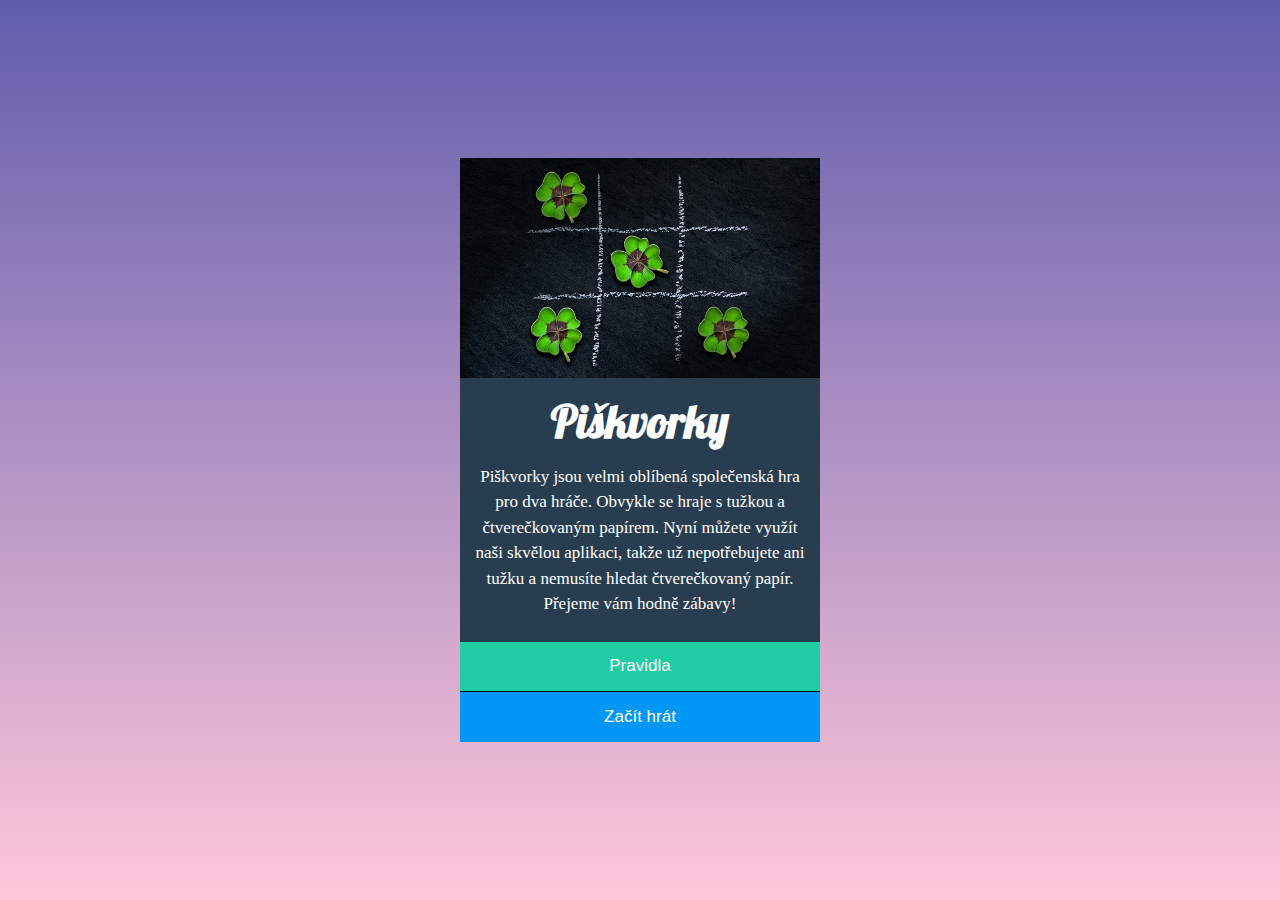
<file: index.html>
<!DOCTYPE html>
<html lang="en">
  <head>
    <link rel="preconnect" href="https://fonts.googleapis.com" />
    <link rel="preconnect" href="https://fonts.gstatic.com" crossorigin />
    <link
      href="https://fonts.googleapis.com/css2?family=Lobster&display=swap"
      rel="stylesheet"
    />
    <meta charset="UTF-8" />
    <meta http-equiv="X-UA-Compatible" content="IE=edge" />
    <meta name="viewport" content="width=device-width, initial-scale=1.0" />
    <link rel="stylesheet" href="style.css" />
    <title>Document</title>
  </head>

  <body class="main-container">
    <div class="flex-container">
      <img src="uvodni.jpeg" alt="čtyřlístky" width="360" />
      <div class="text">
        <h1>Piškvorky</h1>

        <p>
          Piškvorky jsou velmi oblíbená společenská hra pro dva hráče. Obvykle
          se hraje s tužkou a čtverečkovaným papírem. Nyní můžete využít naši
          skvělou aplikaci, takže už nepotřebujete ani tužku a nemusíte hledat
          čtverečkovaný papír. Přejeme vám hodně zábavy!
        </p>
      </div>
      <div class="buttons">
        <a href="pravidla.html"><button class="rules">Pravidla</button> </a>

        <a href="hra.html"><button class="play">Začít hrát</button></a>
      </div>
    </div>
  </body>
</html>
</file>
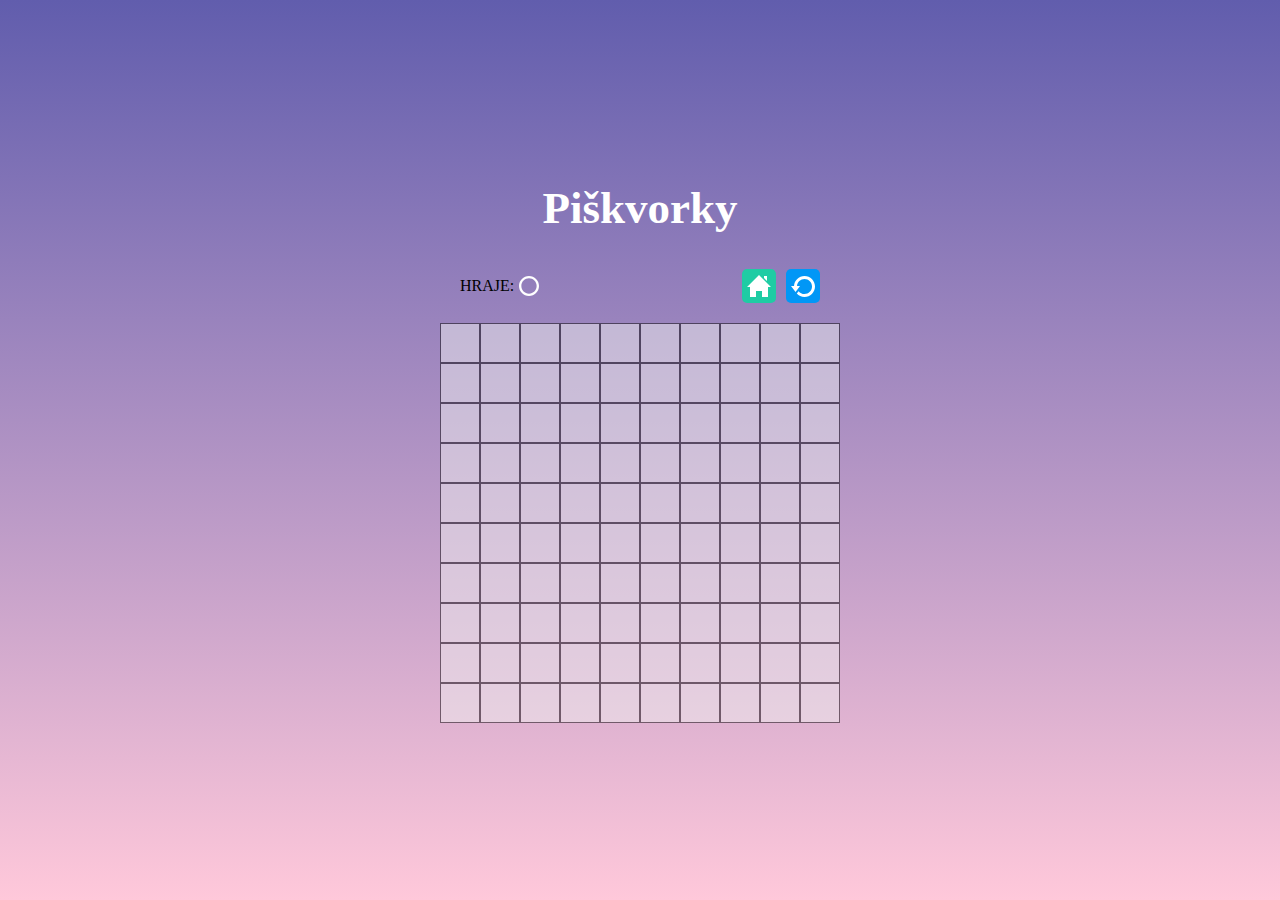
<file: hra.html>
<!DOCTYPE html>
<html lang="en">
  <head>
    <meta charset="UTF-8" />
    <meta http-equiv="X-UA-Compatible" content="IE=edge" />
    <meta name="viewport" content="width=device-width, initial-scale=1.0" />
    <link rel="stylesheet" href="style.css" />
    <script src="index.js" type="module"></script>
    <title>Document</title>
  </head>
  
  <body>
    <div class="main-container-hra">
      <div class="container-hra">
        <h1>Piškvorky</h1>

        <div class="hraci-hlavicka">
          <div class="tahy">
            <div class="hraje">HRAJE:</div>
            <span class="tah board__field--circle"></span>
            </div>
          <div class="rozcesti">
            <a href="index.html"
              ><button class="play-button">
                <img src="home.svg" alt="domecek" />
              </button>
            </a>

            <a href="hra.html">
              <button class="restart-button">
                <img src="restart.svg" alt="restart" />
              </button>
            </a>
          </div>
        </div>
        <div class="hraci-pole">
          <div class="button">
            <button class="pole"></button><button class="pole"></button
            ><button class="pole"></button><button class="pole"></button
            ><button class="pole"></button><button class="pole"></button
            ><button class="pole"></button><button class="pole"></button
            ><button class="pole"></button><button class="pole"></button>
          </div>
          <div class="button">
            <button class="pole"></button><button class="pole"></button
            ><button class="pole"></button><button class="pole"></button
            ><button class="pole"></button><button class="pole"></button
            ><button class="pole"></button><button class="pole"></button
            ><button class="pole"></button><button class="pole"></button>
          </div>
          <div class="button">
            <button class="pole"></button><button class="pole"></button
            ><button class="pole"></button><button class="pole"></button
            ><button class="pole"></button><button class="pole"></button
            ><button class="pole"></button><button class="pole"></button
            ><button class="pole"></button><button class="pole"></button>
          </div>
          <div class="button">
            <button class="pole"></button><button class="pole"></button
            ><button class="pole"></button><button class="pole"></button
            ><button class="pole"></button><button class="pole"></button
            ><button class="pole"></button><button class="pole"></button
            ><button class="pole"></button><button class="pole"></button>
          </div>
          <div class="button">
            <button class="pole"></button><button class="pole"></button
            ><button class="pole"></button><button class="pole"></button
            ><button class="pole"></button><button class="pole"></button
            ><button class="pole"></button><button class="pole"></button
            ><button class="pole"></button><button class="pole"></button>
          </div>
          <div class="button">
            <button class="pole"></button><button class="pole"></button
            ><button class="pole"></button><button class="pole"></button
            ><button class="pole"></button><button class="pole"></button
            ><button class="pole"></button><button class="pole"></button
            ><button class="pole"></button><button class="pole"></button>
          </div>
          <div class="button">
            <button class="pole"></button><button class="pole"></button
            ><button class="pole"></button><button class="pole"></button
            ><button class="pole"></button><button class="pole"></button
            ><button class="pole"></button><button class="pole"></button
            ><button class="pole"></button><button class="pole"></button>
          </div>
          <div class="button">
            <button class="pole"></button><button class="pole"></button
            ><button class="pole"></button><button class="pole"></button
            ><button class="pole"></button><button class="pole"></button
            ><button class="pole"></button><button class="pole"></button
            ><button class="pole"></button><button class="pole"></button>
          </div>
          <div class="button">
            <button class="pole"></button><button class="pole"></button
            ><button class="pole"></button><button class="pole"></button
            ><button class="pole"></button><button class="pole"></button
            ><button class="pole"></button><button class="pole"></button
            ><button class="pole"></button><button class="pole"></button>
          </div>
          <div class="button">
            <button class="pole"></button><button class="pole"></button
            ><button class="pole"></button><button class="pole"></button
            ><button class="pole"></button><button class="pole"></button
            ><button class="pole"></button><button class="pole"></button
            ><button class="pole"></button><button class="pole"></button>
          </div>
        </div>
      </div>
    </div>
  </body>
</div>
</html>
</file>
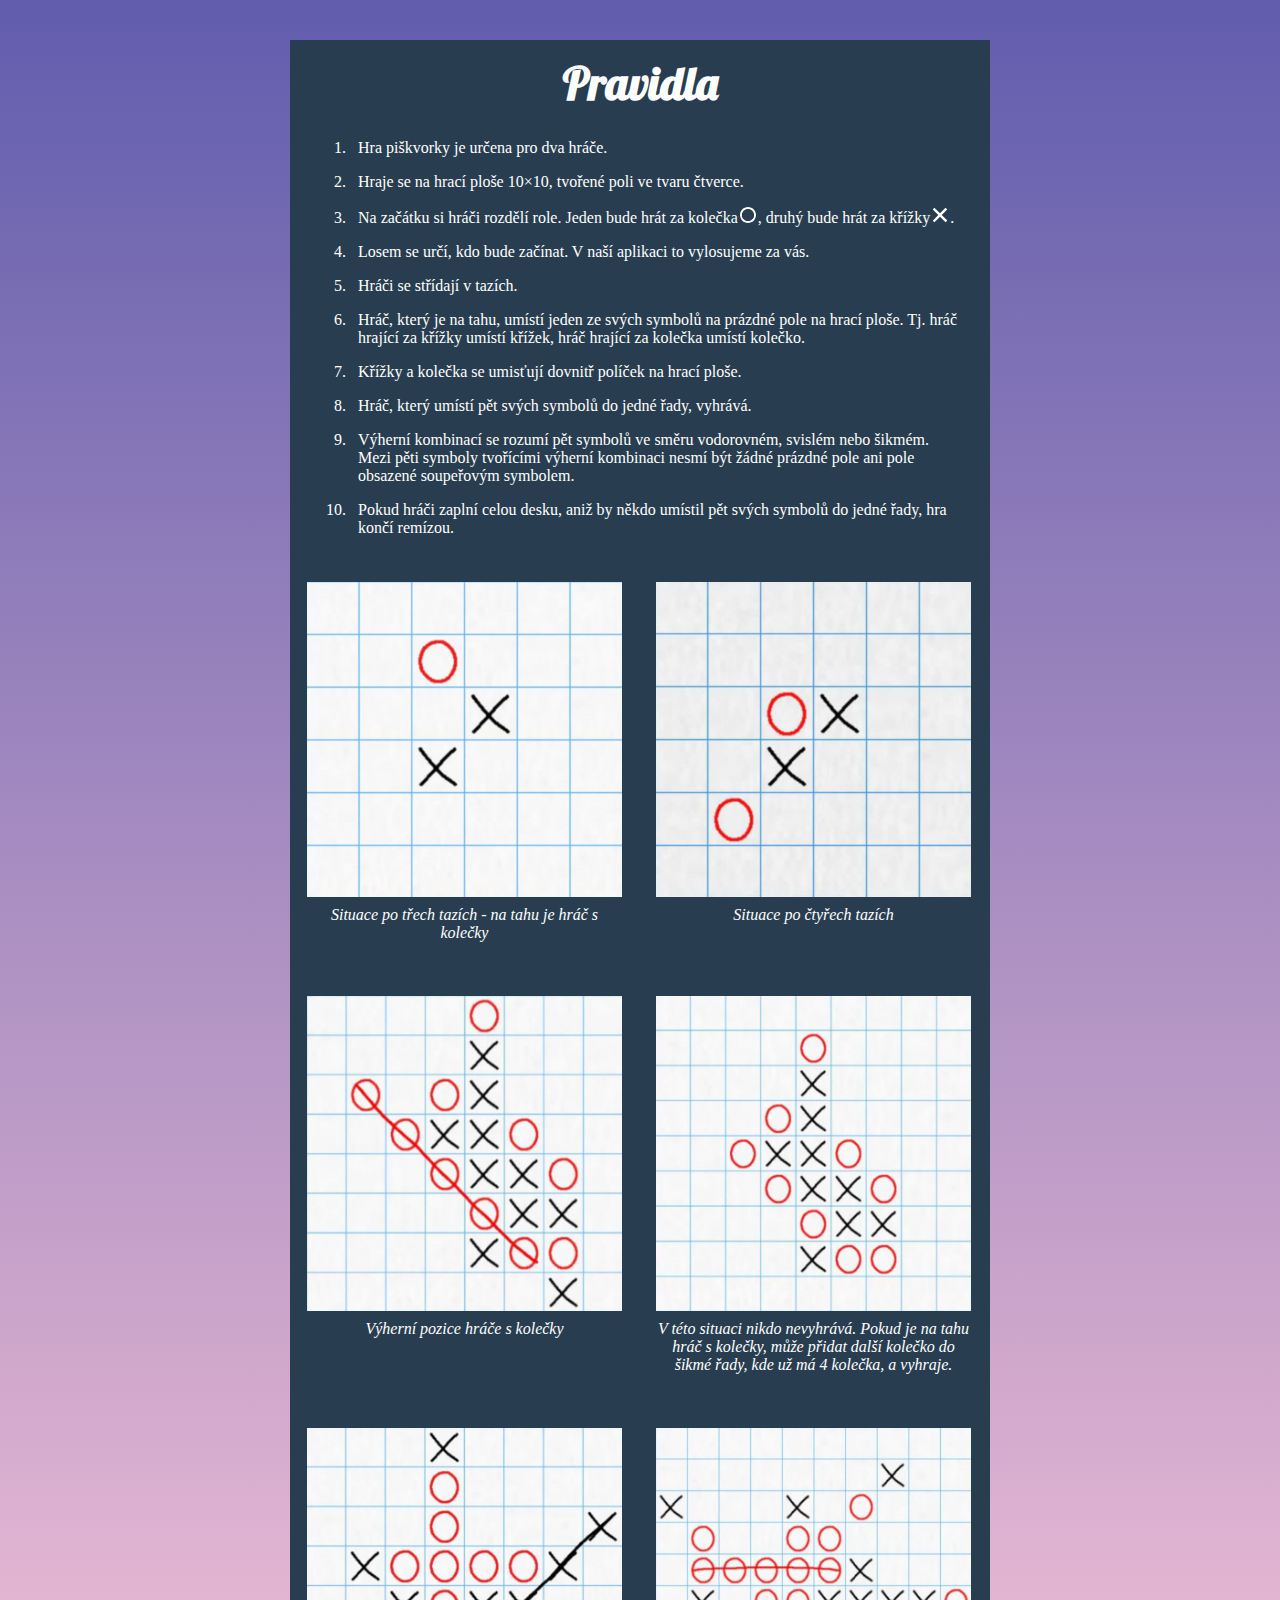
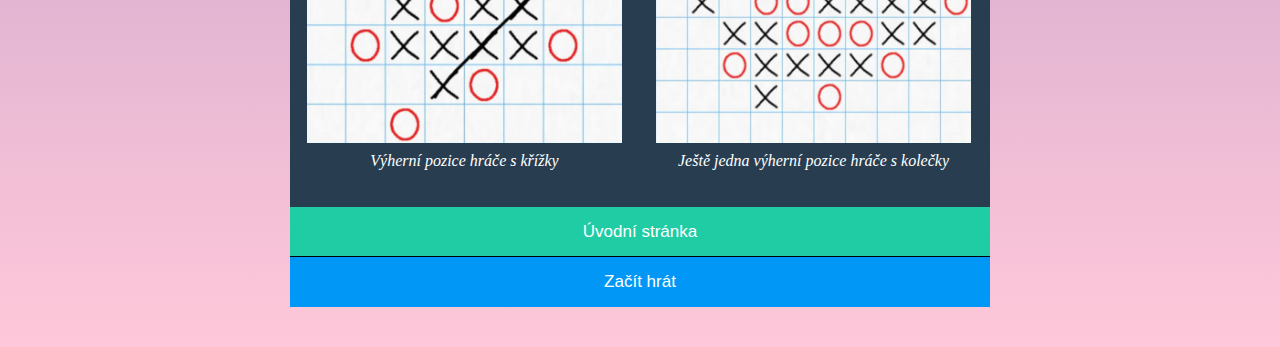
<file: pravidla.html>
<!DOCTYPE html>
<html lang="en">
  <head>
    <meta charset="UTF-8" />
    <meta http-equiv="X-UA-Compatible" content="IE=edge" />
    <meta name="viewport" content="width=device-width, initial-scale=1.0" />
    <link rel="preconnect" href="https://fonts.googleapis.com" />
    <link rel="preconnect" href="https://fonts.gstatic.com" crossorigin />
    <link
      href="https://fonts.googleapis.com/css2?family=Lobster&display=swap"
      rel="stylesheet"
    />
    <link rel="stylesheet" href="style.css" />
    <title>Document</title>
  </head>

  <body>
    <div class="main-container">
      <div class="instruction-container">
        <div class="text">
          <h1>Pravidla</h1>
          <ol>
            <li>Hra piškvorky je určena pro dva hráče.</li>
            <li>
              Hraje se na hrací ploše 10×10, tvořené poli ve tvaru čtverce.
            </li>
            <li>
              Na začátku si hráči rozdělí role. Jeden bude hrát za kolečka<img
              class="kolecko"" src="circle.svg" alt="kolecko" />, druhý bude
              hrát za křížky<img class="krizek" src="cross.svg" alt="krizek" />.
            </li>
            <li>
              Losem se určí, kdo bude začínat. V naší aplikaci to vylosujeme za
              vás.
            </li>
            <li>Hráči se střídají v tazích.</li>
            <li>
              Hráč, který je na tahu, umístí jeden ze svých symbolů na prázdné
              pole na hrací ploše. Tj. hráč hrající za křížky umístí křížek,
              hráč hrající za kolečka umístí kolečko.
            </li>
            <li>
              Křížky a kolečka se umisťují dovnitř políček na hrací ploše.
            </li>
            <li>
              Hráč, který umístí pět svých symbolů do jedné řady, vyhrává.
            </li>
            <li>
              Výherní kombinací se rozumí pět symbolů ve směru vodorovném,
              svislém nebo šikmém. Mezi pěti symboly tvořícími výherní kombinaci
              nesmí být žádné prázdné pole ani pole obsazené soupeřovým
              symbolem.
            </li>
            <li>
              Pokud hráči zaplní celou desku, aniž by někdo umístil pět svých
              symbolů do jedné řady, hra končí remízou.
            </li>
          </ol>
          <div class="instructions">
            <figure>
              <img
                src="instructions-01.jpg"
                alt="instrukce"
                class="imgInstrukce"
              />
              <figcaption>
                Situace po třech tazích - na tahu je hráč s kolečky
              </figcaption>
            </figure>
            <figure>
              <img
                src="instructions-02.jpg"
                alt="instrukce"
                class="imgInstrukce"
              />
              <figcaption>Situace po čtyřech tazích</figcaption>
            </figure>
            <figure>
              <img
                src="instructions-03.jpg"
                alt="instrukce"
                class="imgInstrukce"
              />
              <figcaption>Výherní pozice hráče s kolečky</figcaption>
            </figure>

            <figure>
              <img
                src="instructions-04.jpg"
                alt="instrukce"
                class="imgInstrukce"
              />
              <figcaption>
                V této situaci nikdo nevyhrává. Pokud je na tahu hráč s kolečky,
                může přidat další kolečko do šikmé řady, kde už má 4 kolečka, a
                vyhraje.
              </figcaption>
            </figure>
            <figure>
              <img
                src="instructions-05.jpg"
                alt="instrukce"
                class="imgInstrukce"
              />
              <figcaption>Výherní pozice hráče s křížky</figcaption>
            </figure>
            <figure>
              <img
                src="instructions-06.jpg"
                alt="instrukce"
                class="imgInstrukce"
              />
              <figcaption>
                Ještě jedna výherní pozice hráče s kolečky
              </figcaption>
            </figure>
          </div>
          <div class="buttons">
            <a href="index.html"
              ><button class="rules">Úvodní stránka</button>
            </a>

            <a href="hra.html"><button class="play">Začít hrát</button></a>
          </div>
        </div>
      </div>
    </div>
  </body>
</html>
</file>
<file: style.css>
html,
body {
  height: 100%;
  margin: 0;
  padding: 0;
}

.main-container {
  display: flex;
  justify-content: center;
  align-items: center;
  background-image: linear-gradient(#615dad, #ffc8da);
  color: #ffffff;
}

.instruction-container {
  padding: 10px;
  padding-top: 40px;
  padding-bottom: 40px;
  display: flex;
  flex-direction: column;
  width: 360px;
}

@media (min-width: 900px) {
  .instruction-container {
    width: 700px;
  }
}

.flex-container {
  display: flex;
  flex-direction: column;
  max-width: 360px;
}

.text {
  background-color: #283e50;
}

h1 {
  color: #ffffff;
  text-align: center;
  font-family: 'Lobster', cursive;
  font-size: 45px;
  margin: 15px;
}
p {
  text-align: center;
  margin: 15px;
  margin-bottom: 25px;
  line-height: 1.5;
  font-size: 17px;
}

a {
  color: #fff;
  text-decoration: none;
  font-size: 17px;
}

.buttons {
  display: flex;
  flex-direction: column;
  justify-content: center;
  color: #ffffff;
  border-width: 0;
}
.rules {
  background-color: #1fcca4;
  height: 50px;
  width: 100%;
  border-width: 0;
  border-bottom: solid 1px black;
  font-size: 17px;
  color: #fff;
}
.rules:hover {
  background-color: #1cbb96;
  cursor: pointer;
}
.play {
  width: 100%;
  font-size: 17px;
  color: #ffffff;
  background-color: #0197f6;
  height: 50px;
  border-width: 0;
}
.play:hover {
  background-color: #0090e9;
  cursor: pointer;
}

.imgInstrukce {
  max-width: 100%;
}

li {
  padding: 8px;
}

ol {
  margin: 20px;
}

.kolecko,
.krizek {
  filter: invert(100%);
  width: 1em;
  height: 1em;
  margin-left: 2px;
  margin-right: 2px;
}

figcaption {
  font-style: italic;
  text-align: center;
  margin-top: 5px;
  margin-bottom: 20px;
}

@media (min-width: 900px) {
  figure {
    max-width: 45%;
    margin: 17px;
  }
}

@media (min-width: 900px) {
  .instructions {
    display: flex;
    flex-wrap: wrap;
  }
}

.button {
  display: flex;
}

.pole {
  flex-grow: 1;
  aspect-ratio: 1/1;
  padding: 0%;
  margin: 0%;
  box-sizing: border-box;
  border: 1px, solid, black;
  opacity: 0.7;
}

.hraci-pole {
  display: flex;
  flex-direction: column;
  aspect-ratio: 1/1;
  opacity: 0.7;
  background-repeat: no-repeat;
}

.main-container-hra {
  display: flex;
  justify-content: center;
  background-image: linear-gradient(#615dad, #ffc8da);
  align-items: center;
  height: 100%;
  background-repeat: no-repeat;
}

.container-hra {
  display: flex;
  flex-direction: column;
  justify-content: center;
  width: 400px;
  max-width: 80vmin;
  margin-bottom: 10px;
  margin-top: 0%;
}
.tahy,
.rozcesti {
  display: flex;
  align-items: center;
  justify-content: center;
  margin: 5px;
  padding: 5px;
}

.tah {
  height: 10px;
  width: 10px;
  filter: invert();
}

.hraci-hlavicka,
.hraje,
.hraje-kolecko,
.hraje-krizek,
.tah {
  display: flex;
  justify-content: space-between;
  padding: 5px;
}

.play-button {
  display: flex;
  align-items: center;
  justify-content: center;
  padding: 5px;
  margin: 5px;
  background-color: #1fcca4;
  cursor: pointer;
  border-width: 0;
  border-radius: 15%;
}

.restart-button {
  display: flex;
  align-items: center;
  justify-content: center;
  padding: 5px;
  margin: 5px;
  background-color: #0197f6;
  cursor: pointer;
  border-width: 0;
  border-radius: 15%;
}

.restart-button:hover {
  background-color: #0090e9;
  cursor: pointer;
}

.play-button:hover {
  background-color: #1cbb96;
  cursor: pointer;
}
.hraje-kolecko {
  filter: invert();
}
.pole:hover {
  cursor: pointer;
  background-color: #ffffff;
}

.pole:focus {
  cursor: pointer;
  background-color: #ffffff;
}

.board__field--circle {
  background-size: 100%;
  background-image: url(circle.svg);
  transition: background-size 150ms;
  background-repeat: no-repeat;
}

.board__field--cross {
  background-size: 100%;
  background-image: url(cross.svg);
  transition: background-size 150ms;
  background-repeat: no-repeat;
}
</file>
